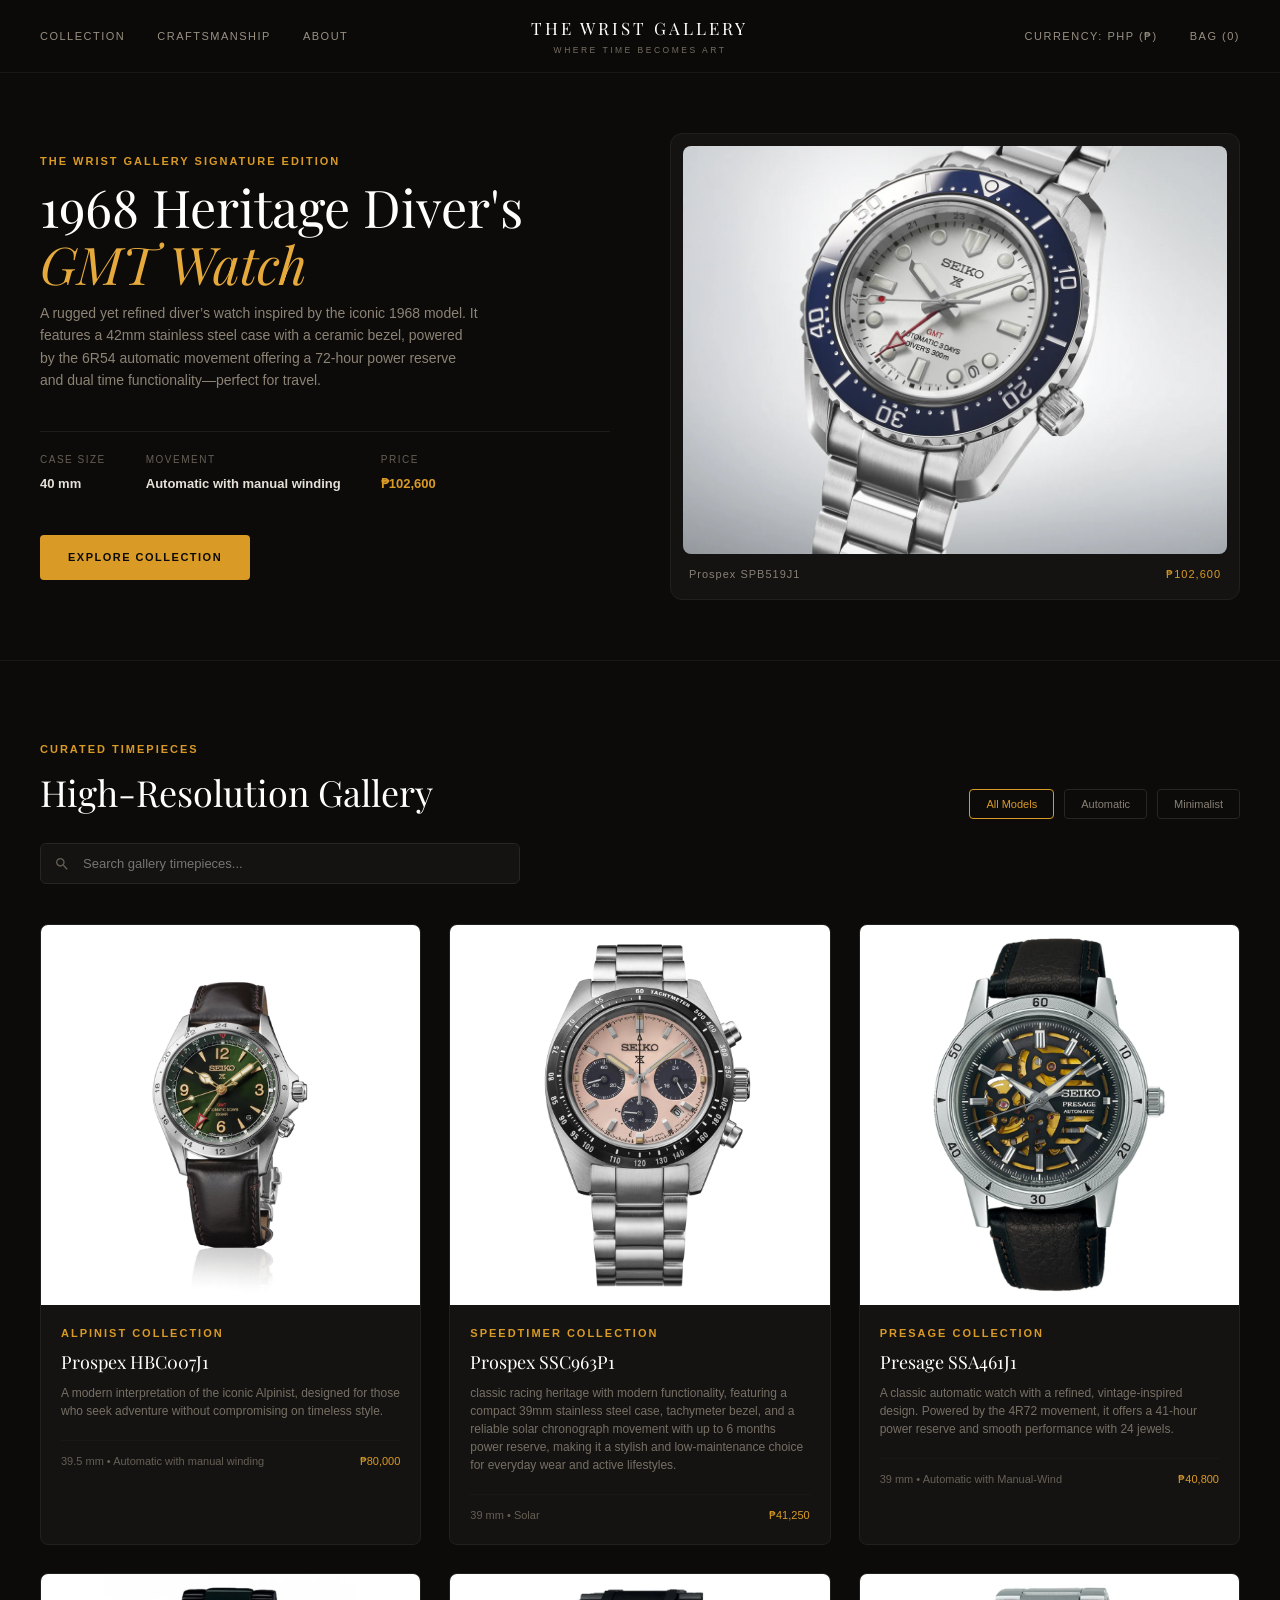
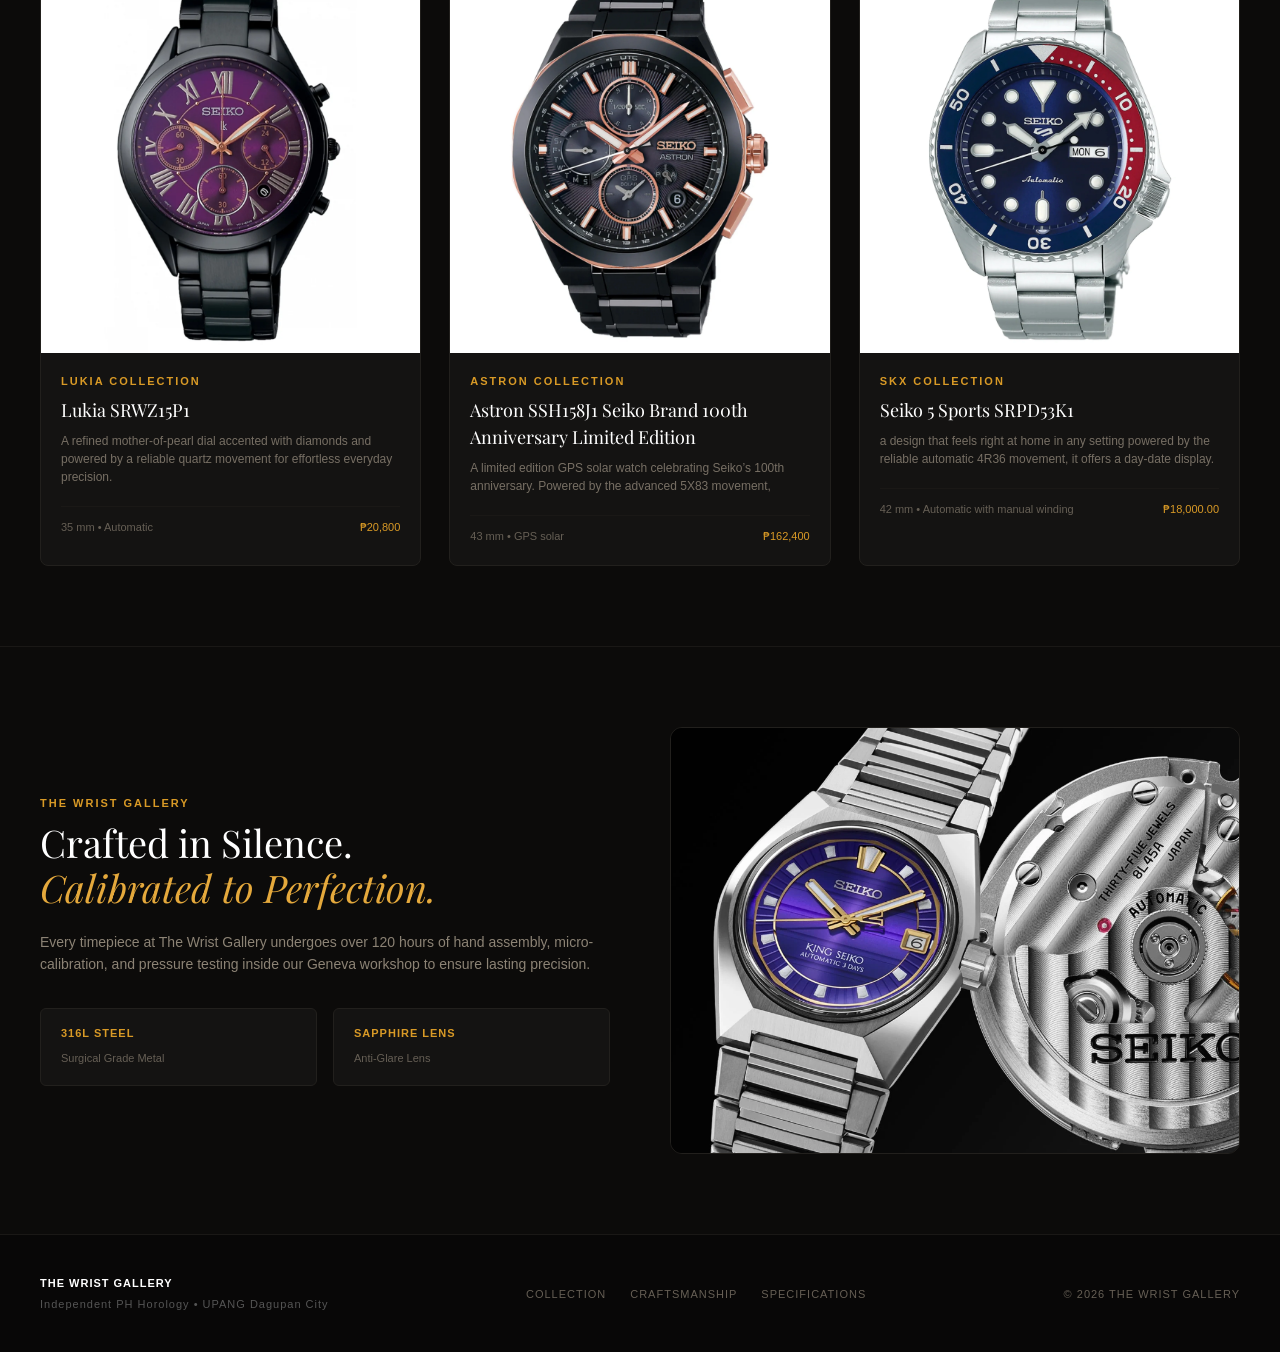
<file: index.html>
<!DOCTYPE html>
<html lang="en">
<head>
  <meta charset="UTF-8">
  <meta name="viewport" content="width=device-width, initial-scale=1.0">
  <title>The Wrist Gallery • Haute Horlogerie</title>
  
  <!-- Google Fonts for Luxury Typography -->
  <link rel="preconnect" href="https://fonts.googleapis.com">
  <link rel="preconnect" href="https://fonts.gstatic.com" crossorigin>
  <link href="https://fonts.googleapis.com/css2?family=Playfair+Display:ital,wght@0,400;0,600;1,400&display=swap" rel="stylesheet">
  
  <!-- External CSS -->
  <link rel="stylesheet" href="shop.css">
</head>
<body>

  <!-- STICKY NAVBAR -->
    <nav class="navbar">
        <div class="navbar-container">
            <div class="nav-left">
                <a href="#collection">Collection</a>
                <a href="#craftsmanship">Craftsmanship</a>
                <a href="#about">About</a>
            </div>

            <div class="nav-brand">
                <h1 class="serif">The Wrist Gallery</h1>
                <span>Where Time Becomes Art</span>
            </div>

            <div class="nav-right">
                <span>Currency: PHP (₱)</span>
                <a href="#">Bag (0)</a>
            </div>
        </div>
    </nav>

  <!-- HERO SECTION -->
  <section id="collection" class="hero-section">
    <div class="hero-content">
      <span class="sub-tag">The Wrist Gallery Signature Edition</span>
      <h1 class="hero-title serif">
        1968 Heritage Diver's 
        <span>GMT Watch</span>
      </h1>
      <p class="hero-desc">
        A rugged yet refined diver’s watch inspired by the iconic 1968 model. It features a 42mm stainless steel case with a ceramic bezel, powered by the 6R54 automatic movement offering a 72-hour power reserve and dual time functionality—perfect for travel.
      </p>

      <div class="hero-specs">
        <div class="spec-item">
          <label>Case Size</label>
          <span>40 mm</span>
        </div>
        <div class="spec-item">
          <label>Movement</label>
          <span>Automatic with manual winding</span>
        </div>
        <div class="spec-item">
          <label>Price</label>
          <span class="accent-gold">₱102,600</span>
        </div>
      </div>

      <a href="#gallery" class="btn-gold">Explore Collection</a>
    </div>

    <!-- Featured Hero Watch Card -->
    <div class="watch-card-hero">
      <div class="img-box">
        <!-- Replace src with your image file path (e.g., images/hero-watch.jpg) -->
        <img src="img/w1.png" width="600" height="450" viewBox="0 0 600 450"><rect width="100%" height="100%" fill="%231a1816"/><circle cx="300" cy="225" r="110" fill="%230d0d0c" stroke="%23d99a26" stroke-width="4"/><line x1="300" y1="225" x2="300" y2="150" stroke="%23d99a26" stroke-width="3"/><line x1="300" y1="225" x2="360" y2="225" stroke="%23d99a26" stroke-width="2"/><text x="300" y="380" font-family="sans-serif" font-size="12" fill="%23665f55" text-anchor="middle">[ FEATURED WATCH IMAGE PLACEHOLDER ]</text></svg>" alt="Monolith Rose Automatic" />
      </div>
      <div class="card-footer">
        <span>Prospex SPB519J1</span>
        <span class="accent-gold">₱102,600</span>
      </div>
    </div>
  </section>

  <!-- HIGH-RESOLUTION GALLERY SECTION -->
  <section id="gallery" class="gallery-section">
    <span class="sub-tag">Curated Timepieces</span>
    
    <div class="gallery-header">
      <h2 class="serif">High-Resolution Gallery</h2>
      <div class="filter-tabs">
        <button class="tab-btn active">All Models</button>
        <button class="tab-btn">Automatic</button>
        <button class="tab-btn">Minimalist</button>
      </div>
    </div>

    <!-- SEARCH BAR UNDER GALLERY TITLE -->
    <div class="search-container">
      <svg class="search-icon" viewBox="0 0 24 24">
        <path d="M15.5 14h-.79l-.28-.27C15.41 12.59 16 11.11 16 9.5 16 5.91 13.09 3 9.5 3S3 5.91 3 9.5 5.91 16 9.5 16c1.61 0 3.09-.59 4.23-1.57l.27.28v.79l5 4.99L20.49 19l-4.99-5zm-6 0C7.01 14 5 11.99 5 9.5S7.01 5 9.5 5 14 7.01 14 9.5 11.99 14 9.5 14z"/>
      </svg>
      <input type="text" class="search-input" placeholder="Search gallery timepieces..." />
    </div>

    <!-- 6 WATCH PLACEHOLDER CARDS GRID -->
    <div class="gallery-grid">
      
      <!-- Card 1 -->
      <div class="product-card">
        <div class="img-box">
          <img src="img/w2.png" width='400' height='400' viewBox='0 0 400 400'><rect width='100%' height='100%' fill='%23181715'/><circle cx='200' cy='200' r='100' fill='%2322201d' stroke='%23888' stroke-width='2'/><text x='200' y='340' font-family='sans-serif' font-size='12' fill='%23555' text-anchor='middle'>[ WATCH IMAGE 1 ]</text></svg>" alt="Aethel Minimalist Silver" />
        </div>
        <div class="card-body">
          <span class="sub-tag">Alpinist Collection</span>
          <h3 class="serif">Prospex HBC007J1</h3>
          <p>A modern interpretation of the iconic Alpinist, designed for those who seek adventure without compromising on timeless style.</p>
          <div class="card-specs">
            <span>39.5 mm • Automatic with manual winding</span>
            <span class="accent-gold">₱80,000</span>
          </div>
        </div>
      </div>

      <!-- Card 2 -->
      <div class="product-card">
        <div class="img-box">
          <img src="img/w3.png" width='400' height='400' viewBox='0 0 400 400'><rect width='100%' height='100%' fill='%23181715'/><circle cx='200' cy='200' r='100' fill='%2322201d' stroke='%23888' stroke-width='2'/><text x='200' y='340' font-family='sans-serif' font-size='12' fill='%23555' text-anchor='middle'>[ WATCH IMAGE 2 ]</text></svg>" alt="Nomad Titanium Chronograph" />
        </div>
        <div class="card-body">
          <span class="sub-tag">Speedtimer Collection</span>
          <h3 class="serif">Prospex SSC963P1</h3>
          <p> classic racing heritage with modern functionality, featuring a compact 39mm stainless steel case, tachymeter bezel, and a reliable solar chronograph movement with up to 6 months power reserve, making it a stylish and low-maintenance choice for everyday wear and active lifestyles.</p>
          <div class="card-specs">
            <span>39 mm • Solar</span>
            <span class="accent-gold">₱41,250</span>
          </div>
        </div>
      </div>

      <!-- Card 3 -->
      <div class="product-card">
        <div class="img-box">
          <img src="img/w4.png" width='400' height='400' viewBox='0 0 400 400'><rect width='100%' height='100%' fill='%23181715'/><circle cx='200' cy='200' r='100' fill='%2322201d' stroke='%23888' stroke-width='2'/><text x='200' y='340' font-family='sans-serif' font-size='12' fill='%23555' text-anchor='middle'>[ WATCH IMAGE 3 ]</text></svg>" alt="Heritage Champagne 1952" />
        </div>
        <div class="card-body">
          <span class="sub-tag">Presage Collection</span>
          <h3 class="serif">Presage SSA461J1</h3>
          <p>A classic automatic watch with a refined, vintage-inspired design. Powered by the 4R72 movement, it offers a 41-hour power reserve and smooth performance with 24 jewels.</p>
          <div class="card-specs">
            <span>39 mm • Automatic with Manual-Wind</span>
            <span class="accent-gold">₱40,800</span>
          </div>
        </div>
      </div>

      <!-- Card 4 -->
      <div class="product-card">
        <div class="img-box">
          <img src="img/w5.png" width='400' height='400' viewBox='0 0 400 400'><rect width='100%' height='100%' fill='%23181715'/><circle cx='200' cy='200' r='100' fill='%2322201d' stroke='%23888' stroke-width='2'/><text x='200' y='340' font-family='sans-serif' font-size='12' fill='%23555' text-anchor='middle'>[ WATCH IMAGE 4 ]</text></svg>" alt="Obsidian Diver 300M" />
        </div>
        <div class="card-body">
          <span class="sub-tag">Lukia Collection</span>
          <h3 class="serif">Lukia SRWZ15P1</h3>
          <p>A refined mother-of-pearl dial accented with diamonds and powered by a reliable quartz movement for effortless everyday precision.</p>
          <div class="card-specs">
            <span>35 mm • Automatic</span>
            <span class="accent-gold">₱20,800</span>
          </div>
        </div>
      </div>

      <!-- Card 5 -->
      <div class="product-card">
        <div class="img-box">
          <img src="img/w6.png" width='400' height='400' viewBox='0 0 400 400'><rect width='100%' height='100%' fill='%23181715'/><circle cx='200' cy='200' r='100' fill='%2322201d' stroke='%23888' stroke-width='2'/><text x='200' y='340' font-family='sans-serif' font-size='12' fill='%23555' text-anchor='middle'>[ WATCH IMAGE 5 ]</text></svg>" alt="Lunar Phase Tourbillon" />
        </div>
        <div class="card-body">
          <span class="sub-tag">Astron Collection</span>
          <h3 class="serif">Astron SSH158J1 Seiko Brand 100th Anniversary Limited Edition</h3>
          <p>A limited edition GPS solar watch celebrating Seiko’s 100th anniversary. Powered by the advanced 5X83 movement,</p>
          <div class="card-specs">
            <span>43 mm • GPS solar</span>
            <span class="accent-gold">₱162,400</span>
          </div>
        </div>
      </div>

      <!-- Card 6 -->
      <div class="product-card">
        <div class="img-box">
          <img src="img/w7.png" width='400' height='400' viewBox='0 0 400 400'><rect width='100%' height='100%' fill='%23181715'/><circle cx='200' cy='200' r='100' fill='%2322201d' stroke='%23888' stroke-width='2'/><text x='200' y='340' font-family='sans-serif' font-size='12' fill='%23555' text-anchor='middle'>[ WATCH IMAGE 6 ]</text></svg>" alt="Stealth Carbon Monolith" />
        </div>
        <div class="card-body">
          <span class="sub-tag">SKX Collection</span>
          <h3 class="serif">Seiko 5 Sports SRPD53K1</h3>
          <p>a design that feels right at home in any setting powered by the reliable automatic 4R36 movement, it offers a day-date display.</p>
          <div class="card-specs">
            <span>42 mm • Automatic with manual winding</span>
            <span class="accent-gold">₱18,000.00</span>
          </div>
        </div>
      </div>

    </div>
  </section>

  <!-- CRAFTSMANSHIP SECTION -->
  <section id="craftsmanship" class="craft-section">
    <div class="craft-content">
      <span class="sub-tag">The Wrist Gallery</span>
      <h2 class="craft-title serif">
        Crafted in Silence.
        <span>Calibrated to Perfection.</span>
      </h2>
      <p class="craft-desc">
        Every timepiece at The Wrist Gallery undergoes over 120 hours of hand assembly, micro-calibration, and pressure testing inside our Geneva workshop to ensure lasting precision.
      </p>

      <div class="craft-boxes">
        <div class="craft-box">
          <label>316L STEEL</label>
          <span>Surgical Grade Metal</span>
        </div>
        <div class="craft-box">
          <label>SAPPHIRE LENS</label>
          <span>Anti-Glare Lens</span>
        </div>
      </div>
    </div>

    <!-- Craftsmanship Image Display -->
    <div class="img-box craft-img-box">
      <img src="img/w8.png" width='600' height='450' viewBox='0 0 600 450'><rect width='100%' height='100%' fill='%23141312'/><circle cx='300' cy='225' r='120' stroke='%23d99a26' stroke-width='3' stroke-dasharray='6,6' fill='none'/><circle cx='300' cy='225' r='70' stroke='%23555' stroke-width='2' fill='none'/><text x='300' y='380' font-family='sans-serif' font-size='12' fill='%23665f55' text-anchor='middle'>[ SKELETON MOVEMENT IMAGE PLACEHOLDER ]</text></svg>" alt="Watch Movement Craftsmanship" />
    </div>
  </section>

  <!-- FOOTER / ABOUT SECTION -->
  <footer id="about" class="site-footer">
    <div class="footer-content">
      <div>
        <strong style="color: #fff;">THE WRIST GALLERY</strong>
        <p style="margin-top: 4px; color: #555;">Independent PH Horology • UPANG Dagupan City</p>
      </div>

      <div class="footer-links">
        <a href="#collection">Collection</a>
        <a href="#craftsmanship">Craftsmanship</a>
        <a href="#gallery">Specifications</a>
      </div>

      <div>
        &copy; 2026 THE WRIST GALLERY
      </div>
    </div>
  </footer>

</body>
</html>
</file>
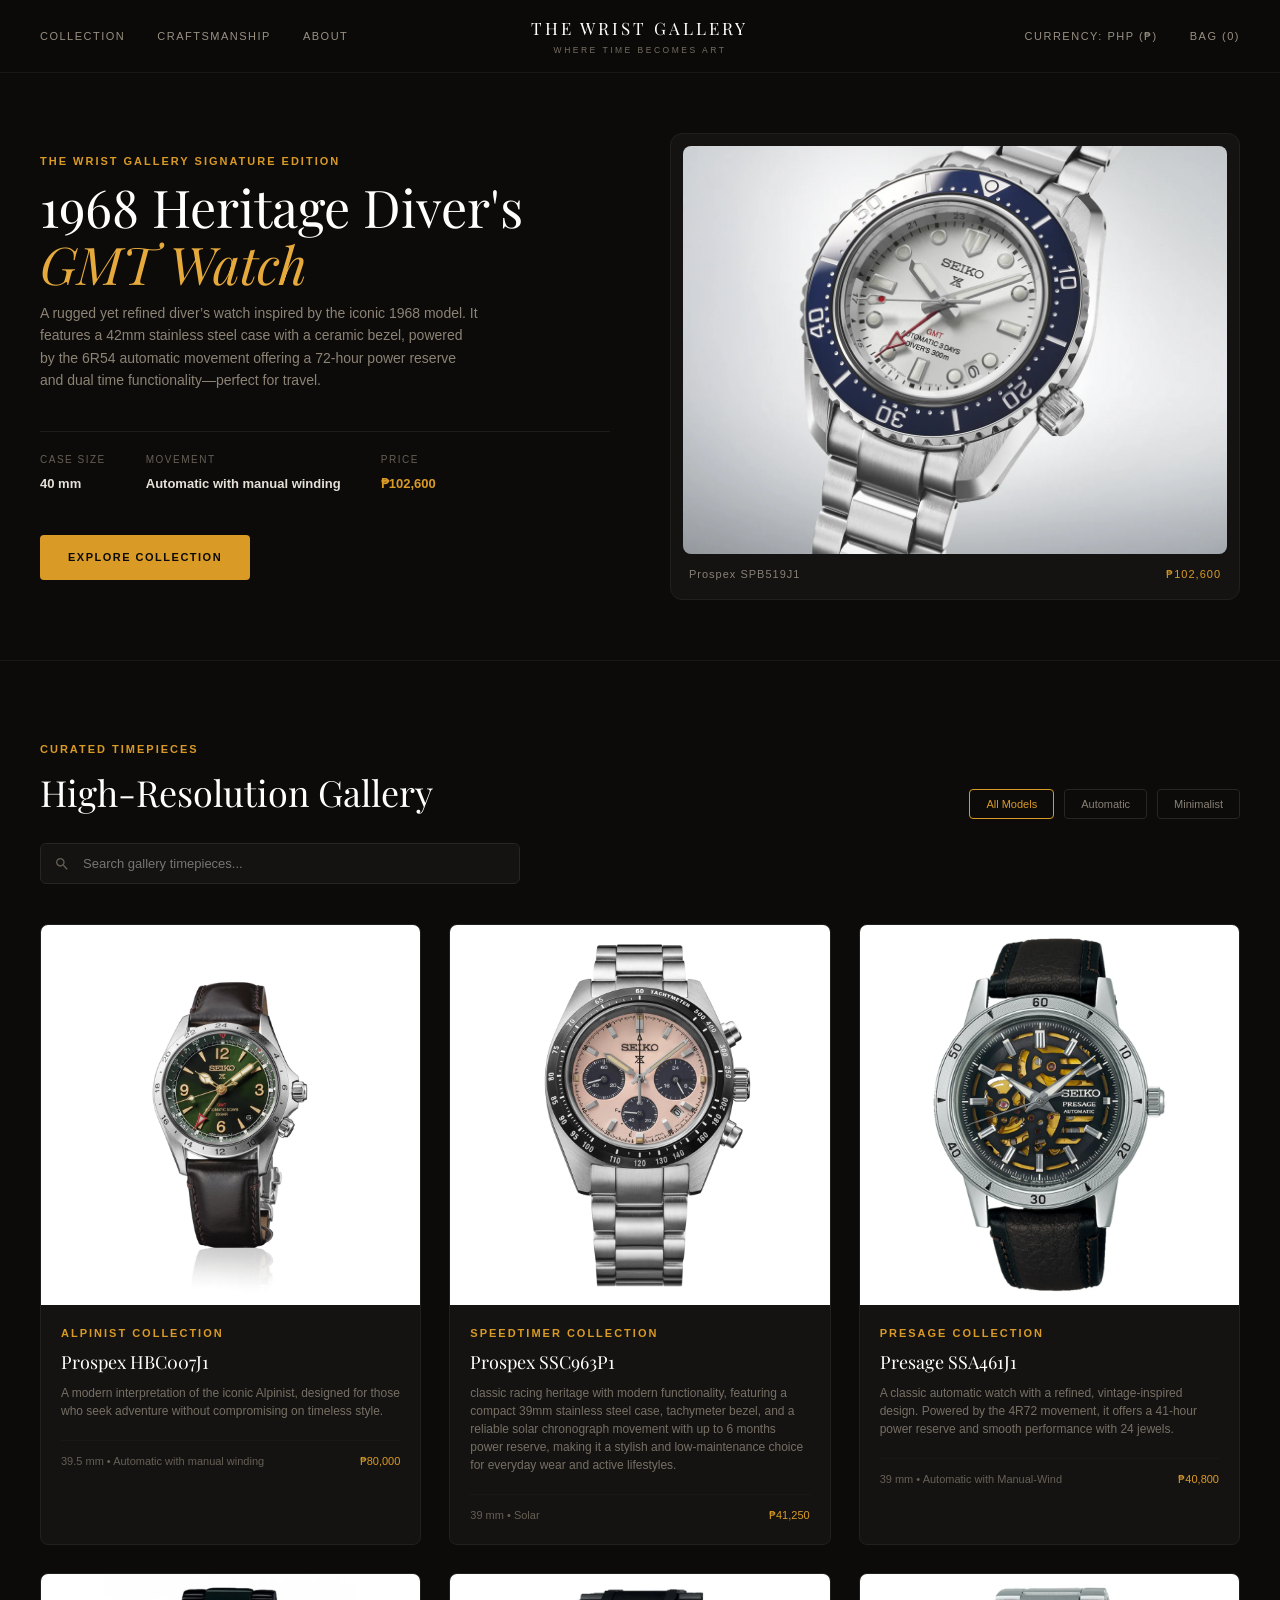
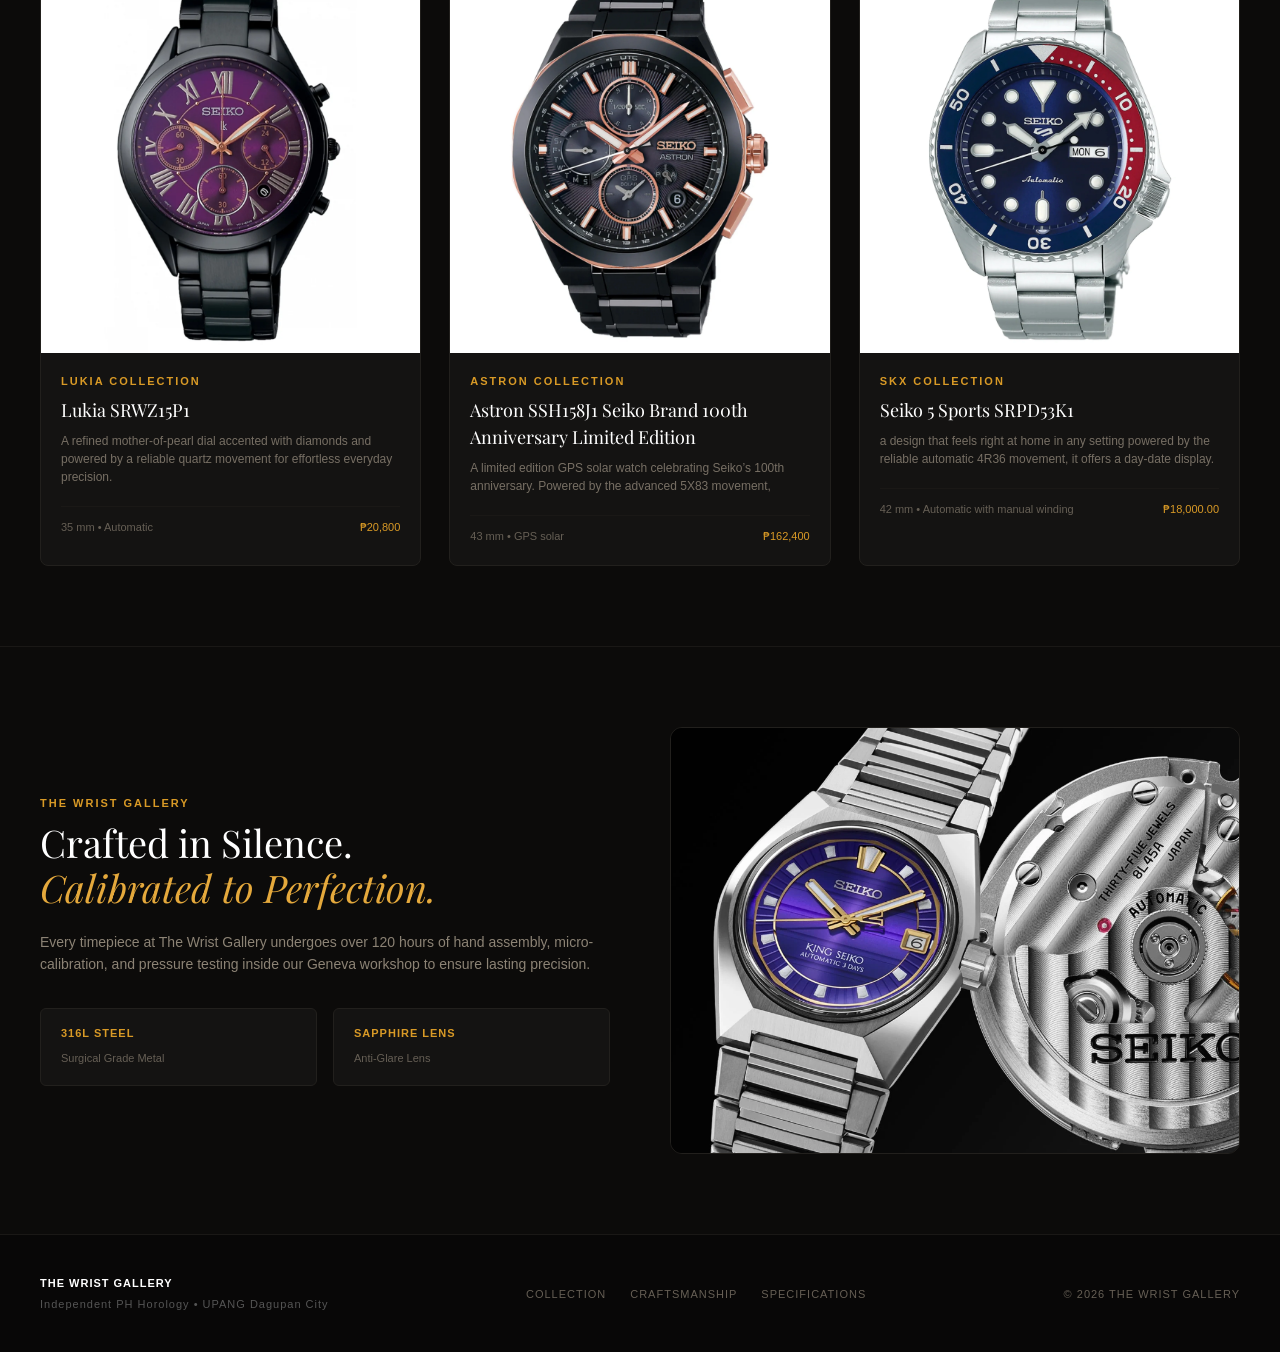
<file: shop.html>
<!DOCTYPE html>
<html lang="en">
<head>
  <meta charset="UTF-8">
  <meta name="viewport" content="width=device-width, initial-scale=1.0">
  <title>The Wrist Gallery • Haute Horlogerie</title>
  
  <!-- Google Fonts for Luxury Typography -->
  <link rel="preconnect" href="https://fonts.googleapis.com">
  <link rel="preconnect" href="https://fonts.gstatic.com" crossorigin>
  <link href="https://fonts.googleapis.com/css2?family=Playfair+Display:ital,wght@0,400;0,600;1,400&display=swap" rel="stylesheet">
  
  <!-- External CSS -->
  <link rel="stylesheet" href="shop.css">
</head>
<body>

  <!-- STICKY NAVBAR -->
    <nav class="navbar">
        <div class="navbar-container">
            <div class="nav-left">
                <a href="#collection">Collection</a>
                <a href="#craftsmanship">Craftsmanship</a>
                <a href="#about">About</a>
            </div>

            <div class="nav-brand">
                <h1 class="serif">The Wrist Gallery</h1>
                <span>Where Time Becomes Art</span>
            </div>

            <div class="nav-right">
                <span>Currency: PHP (₱)</span>
                <a href="#">Bag (0)</a>
            </div>
        </div>
    </nav>

  <!-- HERO SECTION -->
  <section id="collection" class="hero-section">
    <div class="hero-content">
      <span class="sub-tag">The Wrist Gallery Signature Edition</span>
      <h1 class="hero-title serif">
        1968 Heritage Diver's 
        <span>GMT Watch</span>
      </h1>
      <p class="hero-desc">
        A rugged yet refined diver’s watch inspired by the iconic 1968 model. It features a 42mm stainless steel case with a ceramic bezel, powered by the 6R54 automatic movement offering a 72-hour power reserve and dual time functionality—perfect for travel.
      </p>

      <div class="hero-specs">
        <div class="spec-item">
          <label>Case Size</label>
          <span>40 mm</span>
        </div>
        <div class="spec-item">
          <label>Movement</label>
          <span>Automatic with manual winding</span>
        </div>
        <div class="spec-item">
          <label>Price</label>
          <span class="accent-gold">₱102,600</span>
        </div>
      </div>

      <a href="#gallery" class="btn-gold">Explore Collection</a>
    </div>

    <!-- Featured Hero Watch Card -->
    <div class="watch-card-hero">
      <div class="img-box">
        <!-- Replace src with your image file path (e.g., images/hero-watch.jpg) -->
        <img src="img/w1.png" width="600" height="450" viewBox="0 0 600 450"><rect width="100%" height="100%" fill="%231a1816"/><circle cx="300" cy="225" r="110" fill="%230d0d0c" stroke="%23d99a26" stroke-width="4"/><line x1="300" y1="225" x2="300" y2="150" stroke="%23d99a26" stroke-width="3"/><line x1="300" y1="225" x2="360" y2="225" stroke="%23d99a26" stroke-width="2"/><text x="300" y="380" font-family="sans-serif" font-size="12" fill="%23665f55" text-anchor="middle">[ FEATURED WATCH IMAGE PLACEHOLDER ]</text></svg>" alt="Monolith Rose Automatic" />
      </div>
      <div class="card-footer">
        <span>Prospex SPB519J1</span>
        <span class="accent-gold">₱102,600</span>
      </div>
    </div>
  </section>

  <!-- HIGH-RESOLUTION GALLERY SECTION -->
  <section id="gallery" class="gallery-section">
    <span class="sub-tag">Curated Timepieces</span>
    
    <div class="gallery-header">
      <h2 class="serif">High-Resolution Gallery</h2>
      <div class="filter-tabs">
        <button class="tab-btn active">All Models</button>
        <button class="tab-btn">Automatic</button>
        <button class="tab-btn">Minimalist</button>
      </div>
    </div>

    <!-- SEARCH BAR UNDER GALLERY TITLE -->
    <div class="search-container">
      <svg class="search-icon" viewBox="0 0 24 24">
        <path d="M15.5 14h-.79l-.28-.27C15.41 12.59 16 11.11 16 9.5 16 5.91 13.09 3 9.5 3S3 5.91 3 9.5 5.91 16 9.5 16c1.61 0 3.09-.59 4.23-1.57l.27.28v.79l5 4.99L20.49 19l-4.99-5zm-6 0C7.01 14 5 11.99 5 9.5S7.01 5 9.5 5 14 7.01 14 9.5 11.99 14 9.5 14z"/>
      </svg>
      <input type="text" class="search-input" placeholder="Search gallery timepieces..." />
    </div>

    <!-- 6 WATCH PLACEHOLDER CARDS GRID -->
    <div class="gallery-grid">
      
      <!-- Card 1 -->
      <div class="product-card">
        <div class="img-box">
          <img src="img/w2.png" width='400' height='400' viewBox='0 0 400 400'><rect width='100%' height='100%' fill='%23181715'/><circle cx='200' cy='200' r='100' fill='%2322201d' stroke='%23888' stroke-width='2'/><text x='200' y='340' font-family='sans-serif' font-size='12' fill='%23555' text-anchor='middle'>[ WATCH IMAGE 1 ]</text></svg>" alt="Aethel Minimalist Silver" />
        </div>
        <div class="card-body">
          <span class="sub-tag">Alpinist Collection</span>
          <h3 class="serif">Prospex HBC007J1</h3>
          <p>A modern interpretation of the iconic Alpinist, designed for those who seek adventure without compromising on timeless style.</p>
          <div class="card-specs">
            <span>39.5 mm • Automatic with manual winding</span>
            <span class="accent-gold">₱80,000</span>
          </div>
        </div>
      </div>

      <!-- Card 2 -->
      <div class="product-card">
        <div class="img-box">
          <img src="img/w3.png" width='400' height='400' viewBox='0 0 400 400'><rect width='100%' height='100%' fill='%23181715'/><circle cx='200' cy='200' r='100' fill='%2322201d' stroke='%23888' stroke-width='2'/><text x='200' y='340' font-family='sans-serif' font-size='12' fill='%23555' text-anchor='middle'>[ WATCH IMAGE 2 ]</text></svg>" alt="Nomad Titanium Chronograph" />
        </div>
        <div class="card-body">
          <span class="sub-tag">Speedtimer Collection</span>
          <h3 class="serif">Prospex SSC963P1</h3>
          <p> classic racing heritage with modern functionality, featuring a compact 39mm stainless steel case, tachymeter bezel, and a reliable solar chronograph movement with up to 6 months power reserve, making it a stylish and low-maintenance choice for everyday wear and active lifestyles.</p>
          <div class="card-specs">
            <span>39 mm • Solar</span>
            <span class="accent-gold">₱41,250</span>
          </div>
        </div>
      </div>

      <!-- Card 3 -->
      <div class="product-card">
        <div class="img-box">
          <img src="img/w4.png" width='400' height='400' viewBox='0 0 400 400'><rect width='100%' height='100%' fill='%23181715'/><circle cx='200' cy='200' r='100' fill='%2322201d' stroke='%23888' stroke-width='2'/><text x='200' y='340' font-family='sans-serif' font-size='12' fill='%23555' text-anchor='middle'>[ WATCH IMAGE 3 ]</text></svg>" alt="Heritage Champagne 1952" />
        </div>
        <div class="card-body">
          <span class="sub-tag">Presage Collection</span>
          <h3 class="serif">Presage SSA461J1</h3>
          <p>A classic automatic watch with a refined, vintage-inspired design. Powered by the 4R72 movement, it offers a 41-hour power reserve and smooth performance with 24 jewels.</p>
          <div class="card-specs">
            <span>39 mm • Automatic with Manual-Wind</span>
            <span class="accent-gold">₱40,800</span>
          </div>
        </div>
      </div>

      <!-- Card 4 -->
      <div class="product-card">
        <div class="img-box">
          <img src="img/w5.png" width='400' height='400' viewBox='0 0 400 400'><rect width='100%' height='100%' fill='%23181715'/><circle cx='200' cy='200' r='100' fill='%2322201d' stroke='%23888' stroke-width='2'/><text x='200' y='340' font-family='sans-serif' font-size='12' fill='%23555' text-anchor='middle'>[ WATCH IMAGE 4 ]</text></svg>" alt="Obsidian Diver 300M" />
        </div>
        <div class="card-body">
          <span class="sub-tag">Lukia Collection</span>
          <h3 class="serif">Lukia SRWZ15P1</h3>
          <p>A refined mother-of-pearl dial accented with diamonds and powered by a reliable quartz movement for effortless everyday precision.</p>
          <div class="card-specs">
            <span>35 mm • Automatic</span>
            <span class="accent-gold">₱20,800</span>
          </div>
        </div>
      </div>

      <!-- Card 5 -->
      <div class="product-card">
        <div class="img-box">
          <img src="img/w6.png" width='400' height='400' viewBox='0 0 400 400'><rect width='100%' height='100%' fill='%23181715'/><circle cx='200' cy='200' r='100' fill='%2322201d' stroke='%23888' stroke-width='2'/><text x='200' y='340' font-family='sans-serif' font-size='12' fill='%23555' text-anchor='middle'>[ WATCH IMAGE 5 ]</text></svg>" alt="Lunar Phase Tourbillon" />
        </div>
        <div class="card-body">
          <span class="sub-tag">Astron Collection</span>
          <h3 class="serif">Astron SSH158J1 Seiko Brand 100th Anniversary Limited Edition</h3>
          <p>A limited edition GPS solar watch celebrating Seiko’s 100th anniversary. Powered by the advanced 5X83 movement,</p>
          <div class="card-specs">
            <span>43 mm • GPS solar</span>
            <span class="accent-gold">₱162,400</span>
          </div>
        </div>
      </div>

      <!-- Card 6 -->
      <div class="product-card">
        <div class="img-box">
          <img src="img/w7.png" width='400' height='400' viewBox='0 0 400 400'><rect width='100%' height='100%' fill='%23181715'/><circle cx='200' cy='200' r='100' fill='%2322201d' stroke='%23888' stroke-width='2'/><text x='200' y='340' font-family='sans-serif' font-size='12' fill='%23555' text-anchor='middle'>[ WATCH IMAGE 6 ]</text></svg>" alt="Stealth Carbon Monolith" />
        </div>
        <div class="card-body">
          <span class="sub-tag">SKX Collection</span>
          <h3 class="serif">Seiko 5 Sports SRPD53K1</h3>
          <p>a design that feels right at home in any setting powered by the reliable automatic 4R36 movement, it offers a day-date display.</p>
          <div class="card-specs">
            <span>42 mm • Automatic with manual winding</span>
            <span class="accent-gold">₱18,000.00</span>
          </div>
        </div>
      </div>

    </div>
  </section>

  <!-- CRAFTSMANSHIP SECTION -->
  <section id="craftsmanship" class="craft-section">
    <div class="craft-content">
      <span class="sub-tag">The Wrist Gallery</span>
      <h2 class="craft-title serif">
        Crafted in Silence.
        <span>Calibrated to Perfection.</span>
      </h2>
      <p class="craft-desc">
        Every timepiece at The Wrist Gallery undergoes over 120 hours of hand assembly, micro-calibration, and pressure testing inside our Geneva workshop to ensure lasting precision.
      </p>

      <div class="craft-boxes">
        <div class="craft-box">
          <label>316L STEEL</label>
          <span>Surgical Grade Metal</span>
        </div>
        <div class="craft-box">
          <label>SAPPHIRE LENS</label>
          <span>Anti-Glare Lens</span>
        </div>
      </div>
    </div>

    <!-- Craftsmanship Image Display -->
    <div class="img-box craft-img-box">
      <img src="img/w8.png" width='600' height='450' viewBox='0 0 600 450'><rect width='100%' height='100%' fill='%23141312'/><circle cx='300' cy='225' r='120' stroke='%23d99a26' stroke-width='3' stroke-dasharray='6,6' fill='none'/><circle cx='300' cy='225' r='70' stroke='%23555' stroke-width='2' fill='none'/><text x='300' y='380' font-family='sans-serif' font-size='12' fill='%23665f55' text-anchor='middle'>[ SKELETON MOVEMENT IMAGE PLACEHOLDER ]</text></svg>" alt="Watch Movement Craftsmanship" />
    </div>
  </section>

  <!-- FOOTER / ABOUT SECTION -->
  <footer id="about" class="site-footer">
    <div class="footer-content">
      <div>
        <strong style="color: #fff;">THE WRIST GALLERY</strong>
        <p style="margin-top: 4px; color: #555;">Independent PH Horology • UPANG Dagupan City</p>
      </div>

      <div class="footer-links">
        <a href="#collection">Collection</a>
        <a href="#craftsmanship">Craftsmanship</a>
        <a href="#gallery">Specifications</a>
      </div>

      <div>
        &copy; 2026 THE WRIST GALLERY
      </div>
    </div>
  </footer>

</body>
</html>
</file>
<file: shop.css>
/* ==========================================
   RESET & BASE STYLES
   ========================================== */
* {
  margin: 0;
  padding: 0;
  box-sizing: border-box;
}

html {
  scroll-behavior: smooth;
  font-family: -apple-system, BlinkMacSystemFont, "Segoe UI", Roboto, Helvetica, Arial, sans-serif;
  background-color: #0c0b0a;
  color: #e5e0d8;
}

body {
  line-height: 1.5;
  overflow-x: hidden;
}

a {
  color: inherit;
  text-decoration: none;
  transition: color 0.2s ease;
}

/* Offset smooth scrolling for sticky header */
section {
  scroll-margin-top: 90px;
}

/* ==========================================
   TYPOGRAPHY & ACCENTS
   ========================================== */
.serif {
  font-family: "Playfair Display", "Georgia", "Times New Roman", serif;
}

.accent-gold {
  color: #d99a26;
}

.sub-tag {
  font-size: 11px;
  letter-spacing: 2px;
  text-transform: uppercase;
  font-weight: 700;
  color: #d99a26;
  margin-bottom: 8px;
  display: block;
}

/* ==========================================
   STICKY NAVBAR
   ========================================== */.navbar {
  position: sticky;
  top: 0;
  z-index: 1000;
  width: 100%;
  background-color: rgba(12, 11, 10, 0.92);
  backdrop-filter: blur(10px);
  border-bottom: 1px solid #1a1816;
}

/* Inner Container - Constrains content to match hero/gallery width */
.navbar-container {
  max-width: 1280px;
  margin: 0 auto;
  display: flex;
  justify-content: space-between;
  align-items: center;
  padding: 16px 40px; /* Compact vertical padding */
}

.nav-left, .nav-right {
  display: flex;
  align-items: center;
  gap: 32px;
  font-size: 11px;
  letter-spacing: 1.5px;
  text-transform: uppercase;
  color: #999083;
  width: 33.333%; /* Equal column sizing for perfect centering */
}

.nav-right {
  justify-content: flex-end;
}

.nav-left a:hover, .nav-right a:hover {
  color: #d99a26;
}

.nav-brand {
  text-align: center;
  width: 33.333%; /* Centers brand name relative to the layout */
}

.nav-brand h1 {
  font-size: 17px;
  letter-spacing: 3px;
  font-weight: 400;
  color: #ffffff;
  text-transform: uppercase;
}

.nav-brand span {
  display: block;
  font-size: 8.5px;
  letter-spacing: 2.5px;
  color: #776e62;
  margin-top: 2px;
  text-transform: uppercase;
}

/* ==========================================
   HERO SECTION
   ========================================== */
.hero-section {
  max-width: 1280px;
  margin: 0 auto;
  padding: 60px 40px;
  display: grid;
  grid-template-columns: 1fr 1fr;
  gap: 60px;
  align-items: center;
}

.hero-title {
  font-size: 52px;
  font-weight: 400;
  line-height: 1.1;
  margin-bottom: 10px;
  color: #ffffff;
}

.hero-title span {
  font-style: italic;
  display: block;
  color: #e5a93c;
}

.hero-desc {
  color: #8c8375;
  font-size: 14px;
  max-width: 440px;
  margin-bottom: 40px;
  line-height: 1.6;
}

.hero-specs {
  display: flex;
  gap: 40px;
  border-top: 1px solid #1f1d1a;
  padding-top: 20px;
  margin-bottom: 40px;
}

.spec-item label {
  display: block;
  font-size: 10px;
  letter-spacing: 1.5px;
  color: #665f55;
  text-transform: uppercase;
  margin-bottom: 4px;
}

.spec-item span {
  font-size: 13px;
  font-weight: 600;
}

.btn-gold {
  display: inline-block;
  background-color: #d99a26;
  color: #0c0b0a;
  padding: 14px 28px;
  font-size: 11px;
  font-weight: 700;
  letter-spacing: 1.5px;
  text-transform: uppercase;
  border-radius: 4px;
  transition: background-color 0.2s ease, transform 0.1s ease;
}

.btn-gold:hover {
  background-color: #f0ad32;
  transform: translateY(-1px);
}

/* Watch Display Card Container */
.watch-card-hero {
  background-color: #141312;
  border: 1px solid #22201d;
  border-radius: 12px;
  padding: 12px;
  overflow: hidden;
}

/* Common Image Box Wrapper */
.img-box {
  width: 100%;
  aspect-ratio: 4 / 3;
  background-color: #1a1816;
  border-radius: 8px;
  overflow: hidden;
  position: relative;
}

/* Centered Fixed Image Rules */
.img-box img {
  width: 100%;
  height: 100%;
  object-fit: cover;
  object-position: center;
  display: block;
}

.card-footer {
  display: flex;
  justify-content: space-between;
  align-items: center;
  padding: 12px 6px 4px 6px;
  font-size: 11px;
  color: #888075;
  letter-spacing: 1px;
}

/* ==========================================
   GALLERY SECTION
   ========================================== */
.gallery-section {
  max-width: 1280px;
  margin: 0 auto;
  padding: 80px 40px;
  border-top: 1px solid #1a1816;
}

.gallery-header {
  display: flex;
  justify-content: space-between;
  align-items: flex-end;
  margin-bottom: 24px;
}

.gallery-header h2 {
  font-size: 36px;
  font-weight: 400;
  color: #ffffff;
}

.filter-tabs {
  display: flex;
  gap: 10px;
}

.tab-btn {
  background: transparent;
  border: 1px solid #282522;
  color: #888075;
  padding: 8px 16px;
  font-size: 11px;
  border-radius: 4px;
  cursor: pointer;
  transition: all 0.2s ease;
}

.tab-btn.active, .tab-btn:hover {
  border-color: #d99a26;
  color: #d99a26;
}

/* Search Bar Styling */
.search-container {
  margin-bottom: 40px;
  max-width: 480px;
  position: relative;
}

.search-input {
  width: 100%;
  padding: 12px 16px 12px 42px;
  background-color: #141312;
  border: 1px solid #282522;
  border-radius: 6px;
  color: #ffffff;
  font-size: 13px;
  outline: none;
  transition: border-color 0.2s ease;
}

.search-input:focus {
  border-color: #d99a26;
}

.search-icon {
  position: absolute;
  left: 14px;
  top: 50%;
  transform: translateY(-50%);
  width: 16px;
  height: 16px;
  fill: #665f55;
}

/* 6-Card Grid Layout */
.gallery-grid {
  display: grid;
  grid-template-columns: repeat(3, 1fr);
  gap: 28px;
}

.product-card {
  background-color: #141312;
  border: 1px solid #22201d;
  border-radius: 8px;
  overflow: hidden;
  transition: transform 0.2s ease, border-color 0.2s ease;
}

.product-card:hover {
  transform: translateY(-4px);
  border-color: #38332d;
}

.product-card .img-box {
  aspect-ratio: 1 / 1;
  border-radius: 0;
}

.card-body {
  padding: 20px;
}

.card-body h3 {
  font-size: 18px;
  font-weight: 400;
  color: #ffffff;
  margin-bottom: 8px;
}

.card-body p {
  font-size: 12px;
  color: #776f64;
  line-height: 1.5;
  margin-bottom: 20px;
  min-height: 36px;
}

.card-specs {
  display: flex;
  justify-content: space-between;
  font-size: 11px;
  color: #665f55;
  border-top: 1px solid #1a1816;
  padding-top: 12px;
}

/* ==========================================
   CRAFTSMANSHIP SECTION
   ========================================== */
.craft-section {
  max-width: 1280px;
  margin: 0 auto;
  padding: 80px 40px;
  border-top: 1px solid #1a1816;
  display: grid;
  grid-template-columns: 1fr 1fr;
  gap: 60px;
  align-items: center;
}

.craft-title {
  font-size: 38px;
  font-weight: 400;
  line-height: 1.2;
  margin-bottom: 20px;
  color: #ffffff;
}

.craft-title span {
  font-style: italic;
  color: #e5a93c;
  display: block;
}

.craft-desc {
  color: #8c8375;
  font-size: 14px;
  line-height: 1.6;
  margin-bottom: 32px;
}

.craft-boxes {
  display: flex;
  gap: 16px;
}

.craft-box {
  border: 1px solid #22201d;
  background-color: #141312;
  padding: 16px 20px;
  border-radius: 6px;
  flex: 1;
}

.craft-box label {
  display: block;
  font-size: 11px;
  font-weight: 700;
  color: #d99a26;
  letter-spacing: 1px;
  margin-bottom: 4px;
}

.craft-box span {
  font-size: 11px;
  color: #665f55;
}

.craft-img-box {
  aspect-ratio: 4 / 3;
  border-radius: 12px;
  border: 1px solid #22201d;
}

/* ==========================================
   FOOTER
   ========================================== */
.site-footer {
  border-top: 1px solid #1a1816;
  background-color: #080707;
  padding: 40px;
}

.footer-content {
  max-width: 1280px;
  margin: 0 auto;
  display: flex;
  justify-content: space-between;
  align-items: center;
  font-size: 11px;
  color: #665f55;
  letter-spacing: 1px;
}

.footer-links {
  display: flex;
  gap: 24px;
  text-transform: uppercase;
}

.footer-links a:hover {
  color: #d99a26;
}

/* ==========================================
   RESPONSIVE DESIGN
   ========================================== */
@media (max-width: 900px) {
  .hero-section, .craft-section {
    grid-template-columns: 1fr;
  }
  .gallery-grid {
    grid-template-columns: 1fr 1fr;
  }
}

@media (max-width: 600px) {
  .gallery-grid {
    grid-template-columns: 1fr;
  }
  .navbar {
    flex-direction: column;
    gap: 16px;
  }
}
</file>
